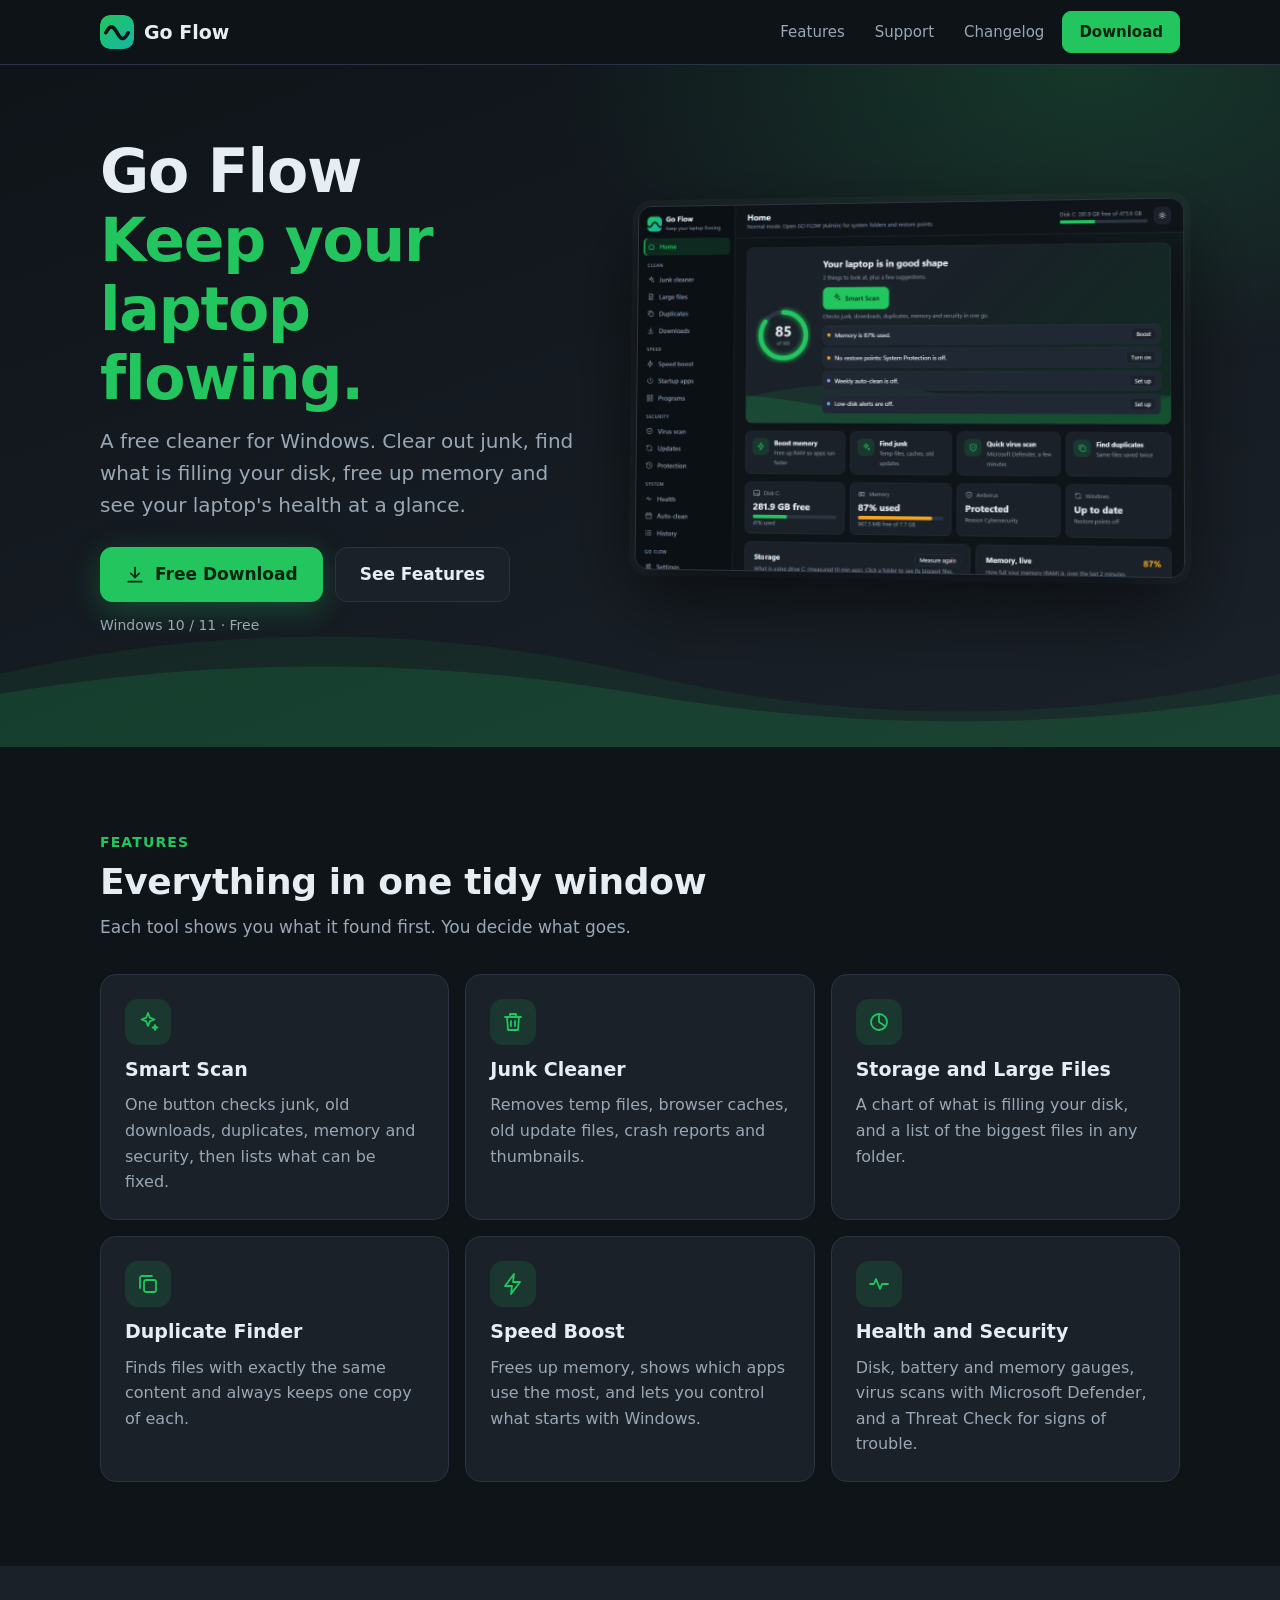
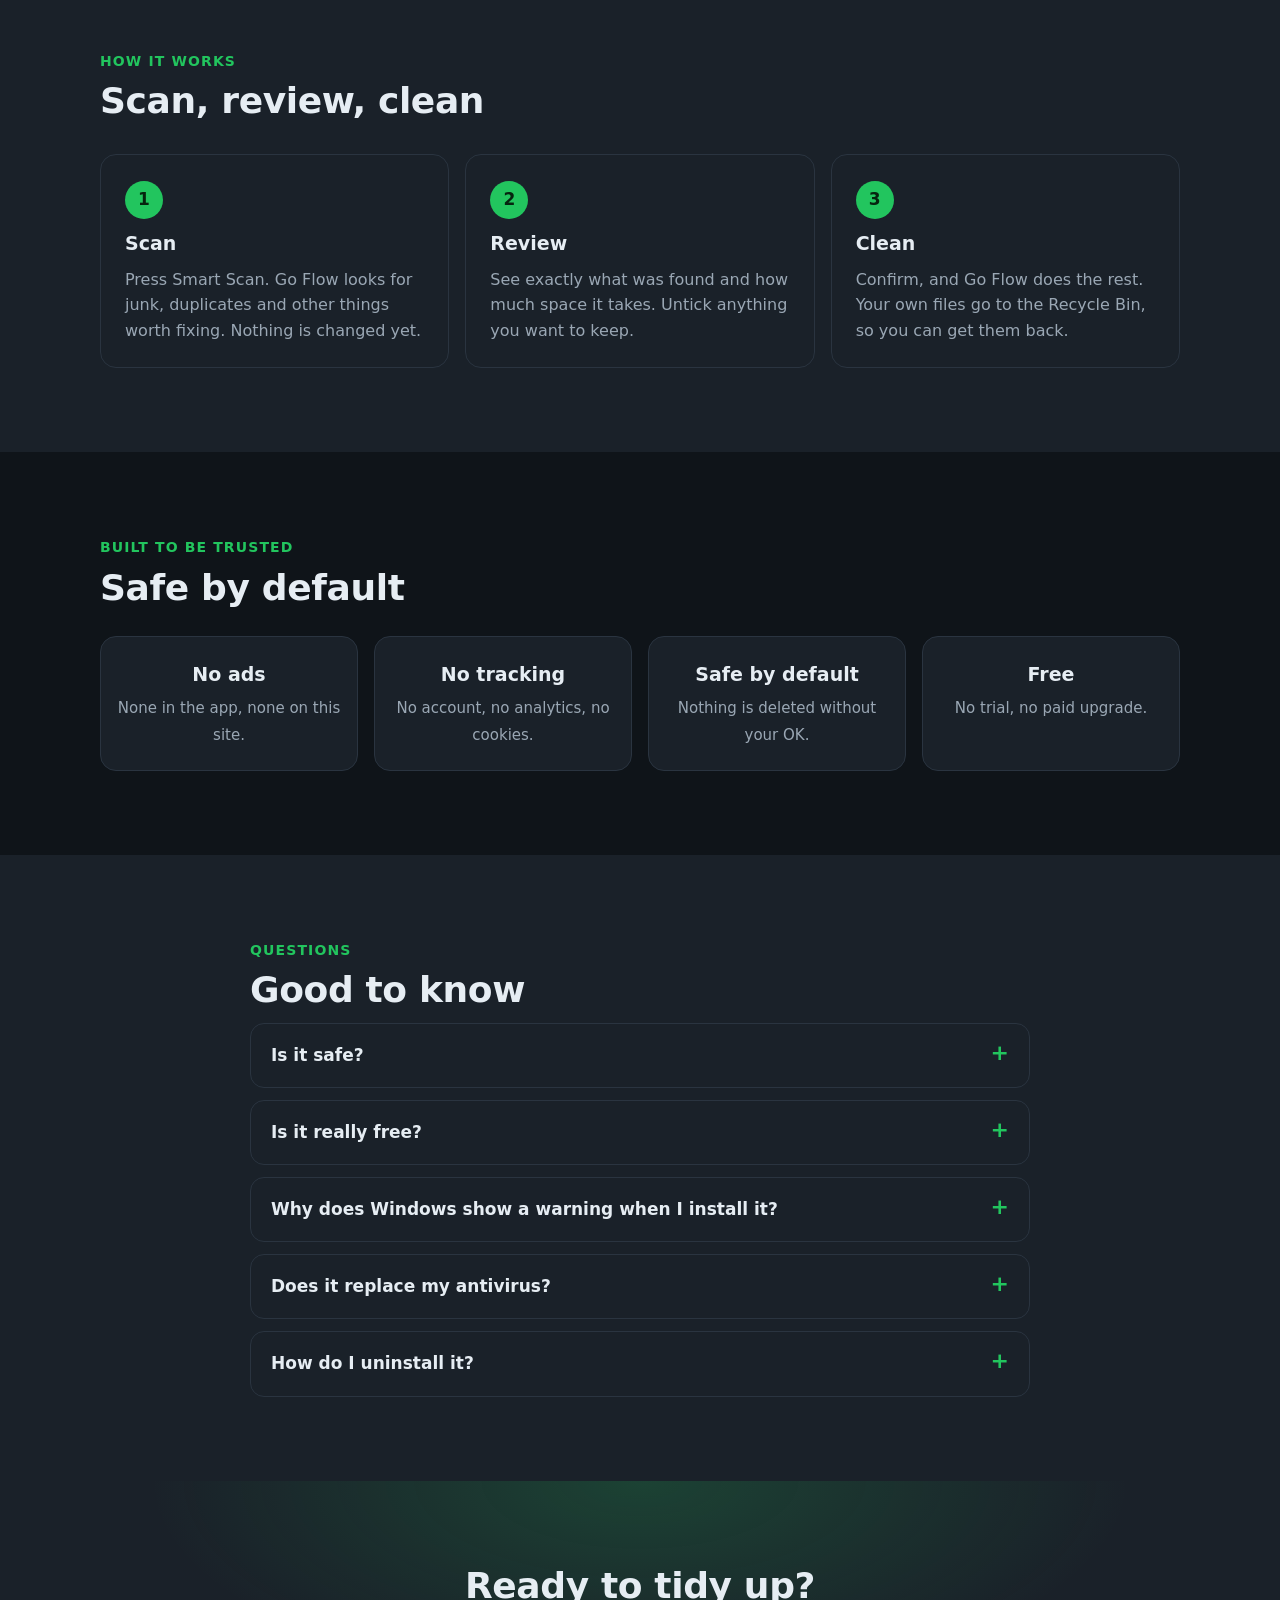
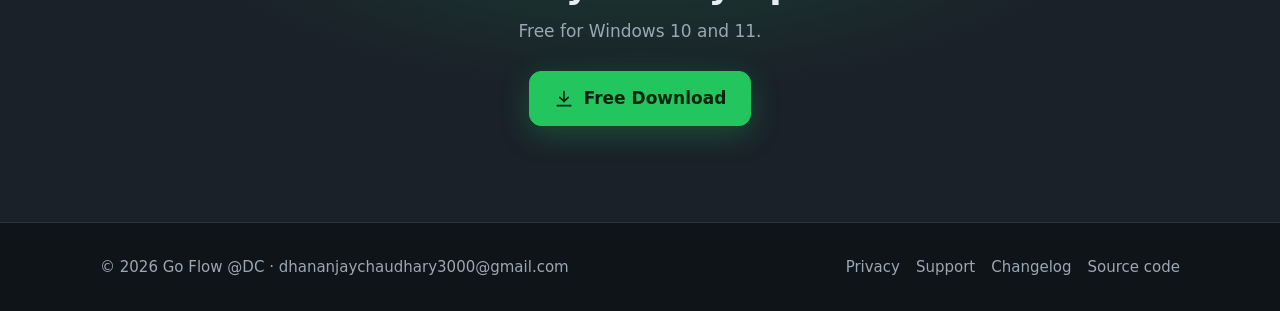
<file: website/index.html>
<!doctype html>
<html lang="en">
<head>
<meta charset="utf-8">
<meta name="viewport" content="width=device-width, initial-scale=1">
<title>Go Flow: free PC cleaner for Windows 10 and 11</title>
<meta name="description" content="Go Flow is a free Windows cleaner. Remove junk files, find large and duplicate files, free up memory and keep an eye on your laptop's health. No ads, no tracking.">
<meta property="og:title" content="Go Flow: keep your laptop flowing">
<meta property="og:description" content="Free Windows cleaner: junk files, duplicates, large files, memory boost and laptop health. No ads, no tracking.">
<meta property="og:image" content="img/app-screenshot.png">
<link rel="icon" type="image/png" href="img/icon.png">
<link rel="stylesheet" href="style.css">
</head>
<body>

<header class="top">
  <div class="wrap">
    <a class="brand" href="index.html"><img src="img/icon.png" alt="" width="34" height="34">Go Flow</a>
    <nav class="nav" aria-label="Main">
      <a href="#features">Features</a>
      <a href="support.html">Support</a>
      <a href="changelog.html">Changelog</a>
      <a class="btn primary small" data-download href="#">Download</a>
    </nav>
  </div>
</header>

<main>
  <div class="hero">
    <div class="wrap">
      <div>
        <h1>Go Flow<br><span class="accent">Keep your laptop flowing.</span></h1>
        <p class="lead">A free cleaner for Windows. Clear out junk, find what is filling your disk, free up memory and see your laptop's health at a glance.</p>
        <div class="cta">
          <a class="btn primary" data-download href="#">
            <svg viewBox="0 0 24 24" aria-hidden="true"><path d="M12 3v12"/><path d="M7 10l5 5 5-5"/><path d="M4 20h16"/></svg>
            Free Download
          </a>
          <a class="btn" href="#features">See Features</a>
        </div>
        <div class="meta" data-version>Windows 10 / 11 · Free</div>
      </div>
      <img class="shot" src="img/app-screenshot.png" width="1280" height="860" alt="The Go Flow home screen: a laptop health score of 85, a Smart Scan button, and cards for disk, memory, antivirus and Windows.">
    </div>
    <svg class="waves a" viewBox="0 0 1200 120" preserveAspectRatio="none" aria-hidden="true"><path fill="currentColor" d="M0 60C100 20 200 20 300 60S500 100 600 60 800 20 900 60 1100 100 1200 60V120H0Z"/></svg>
    <svg class="waves b" viewBox="0 0 1200 120" preserveAspectRatio="none" aria-hidden="true"><path fill="currentColor" d="M0 60C100 20 200 20 300 60S500 100 600 60 800 20 900 60 1100 100 1200 60V120H0Z"/></svg>
  </div>

  <section id="features">
    <div class="wrap">
      <div class="kicker">Features</div>
      <h2>Everything in one tidy window</h2>
      <p class="muted">Each tool shows you what it found first. You decide what goes.</p>
      <div class="grid">
        <div class="card">
          <div class="ico"><svg viewBox="0 0 24 24"><path d="M12 3l1.8 4.7 4.7 1.8-4.7 1.8L12 16l-1.8-4.7-4.7-1.8 4.7-1.8z"/><path d="M19 15l.7 1.8 1.8.7-1.8.7-.7 1.8-.7-1.8-1.8-.7 1.8-.7z"/></svg></div>
          <h3>Smart Scan</h3>
          <p>One button checks junk, old downloads, duplicates, memory and security, then lists what can be fixed.</p>
        </div>
        <div class="card">
          <div class="ico"><svg viewBox="0 0 24 24"><path d="M4 7h16"/><path d="M9 7V4h6v3"/><path d="M6 7l1 13h10l1-13"/><path d="M10 11v5M14 11v5"/></svg></div>
          <h3>Junk Cleaner</h3>
          <p>Removes temp files, browser caches, old update files, crash reports and thumbnails.</p>
        </div>
        <div class="card">
          <div class="ico"><svg viewBox="0 0 24 24"><circle cx="12" cy="12" r="8"/><path d="M12 4v8l6 4"/></svg></div>
          <h3>Storage and Large Files</h3>
          <p>A chart of what is filling your disk, and a list of the biggest files in any folder.</p>
        </div>
        <div class="card">
          <div class="ico"><svg viewBox="0 0 24 24"><rect x="8" y="8" width="12" height="12" rx="2"/><path d="M4 16V6a2 2 0 0 1 2-2h10"/></svg></div>
          <h3>Duplicate Finder</h3>
          <p>Finds files with exactly the same content and always keeps one copy of each.</p>
        </div>
        <div class="card">
          <div class="ico"><svg viewBox="0 0 24 24"><path d="M13 2L4 14h7l-1 8 9-12h-7z"/></svg></div>
          <h3>Speed Boost</h3>
          <p>Frees up memory, shows which apps use the most, and lets you control what starts with Windows.</p>
        </div>
        <div class="card">
          <div class="ico"><svg viewBox="0 0 24 24"><path d="M3 12h4l2-5 4 10 2-5h6"/></svg></div>
          <h3>Health and Security</h3>
          <p>Disk, battery and memory gauges, virus scans with Microsoft Defender, and a Threat Check for signs of trouble.</p>
        </div>
      </div>
    </div>
  </section>

  <section class="alt" id="how">
    <div class="wrap">
      <div class="kicker">How it works</div>
      <h2>Scan, review, clean</h2>
      <div class="steps">
        <div class="step"><h3>Scan</h3><p>Press Smart Scan. Go Flow looks for junk, duplicates and other things worth fixing. Nothing is changed yet.</p></div>
        <div class="step"><h3>Review</h3><p>See exactly what was found and how much space it takes. Untick anything you want to keep.</p></div>
        <div class="step"><h3>Clean</h3><p>Confirm, and Go Flow does the rest. Your own files go to the Recycle Bin, so you can get them back.</p></div>
      </div>
    </div>
  </section>

  <section id="trust">
    <div class="wrap">
      <div class="kicker">Built to be trusted</div>
      <h2>Safe by default</h2>
      <div class="trust">
        <div><b>No ads</b><span>None in the app, none on this site.</span></div>
        <div><b>No tracking</b><span>No account, no analytics, no cookies.</span></div>
        <div><b>Safe by default</b><span>Nothing is deleted without your OK.</span></div>
        <div><b>Free</b><span>No trial, no paid upgrade.</span></div>
      </div>
    </div>
  </section>

  <section class="alt" id="faq">
    <div class="wrap" style="max-width:820px">
      <div class="kicker">Questions</div>
      <h2>Good to know</h2>
      <details>
        <summary>Is it safe?</summary>
        <p>Go Flow shows you what it found before anything is removed, and asks you to confirm. Large files, duplicates and old downloads go to the Recycle Bin. Your Desktop, Documents, Pictures and other personal folders are never touched by the junk cleaner, and you can add your own protected folders in Settings.</p>
      </details>
      <details>
        <summary>Is it really free?</summary>
        <p>Yes. There is no trial period, no paid version and no ads.</p>
      </details>
      <details>
        <summary>Why does Windows show a warning when I install it?</summary>
        <p>Go Flow is a new app and its installer is not yet signed with a paid certificate, so Windows SmartScreen may say "Windows protected your PC". Click <b>More info</b>, then <b>Run anyway</b>. You can check that your download is genuine with the <a data-checksum href="#">SHA-256 checksum</a>. On PCs with Smart App Control turned on, Windows blocks unsigned apps completely: see <a href="support.html#smart-app-control">Support</a>.</p>
      </details>
      <details>
        <summary>Does it replace my antivirus?</summary>
        <p>No. Go Flow does not have its own virus engine. It works with Microsoft Defender, which is built into Windows, to run scans and show results. If you use another antivirus, Go Flow shows that you are protected by it. Its Threat Check adds a second look for warning signs, such as protection being switched off or disguised files, and its optional VirusTotal check can ask roughly 70 antivirus engines about a specific file you are unsure of — but none of this replaces having a real antivirus running on your PC.</p>
      </details>
      <details>
        <summary>How do I uninstall it?</summary>
        <p>Open Windows Settings, go to Apps, then Installed apps, find Go Flow and choose Uninstall. This also removes its scheduled tasks.</p>
      </details>
    </div>
  </section>

  <section class="band">
    <div class="wrap">
      <h2>Ready to tidy up?</h2>
      <p class="muted">Free for Windows 10 and 11.</p>
      <div class="cta" style="justify-content:center">
        <a class="btn primary" data-download href="#">
          <svg viewBox="0 0 24 24" aria-hidden="true"><path d="M12 3v12"/><path d="M7 10l5 5 5-5"/><path d="M4 20h16"/></svg>
          Free Download
        </a>
      </div>
    </div>
  </section>
</main>

<footer>
  <div class="wrap">
    <div>© <span data-year>2026</span> <span data-owner>Go Flow</span> · <span data-email data-hide-empty></span></div>
    <div><a href="privacy.html">Privacy</a><a href="support.html">Support</a><a href="changelog.html">Changelog</a><a data-source href="#">Source code</a></div>
  </div>
</footer>

<script src="config.js"></script>
<script src="site.js"></script>
</body>
</html>
</file>
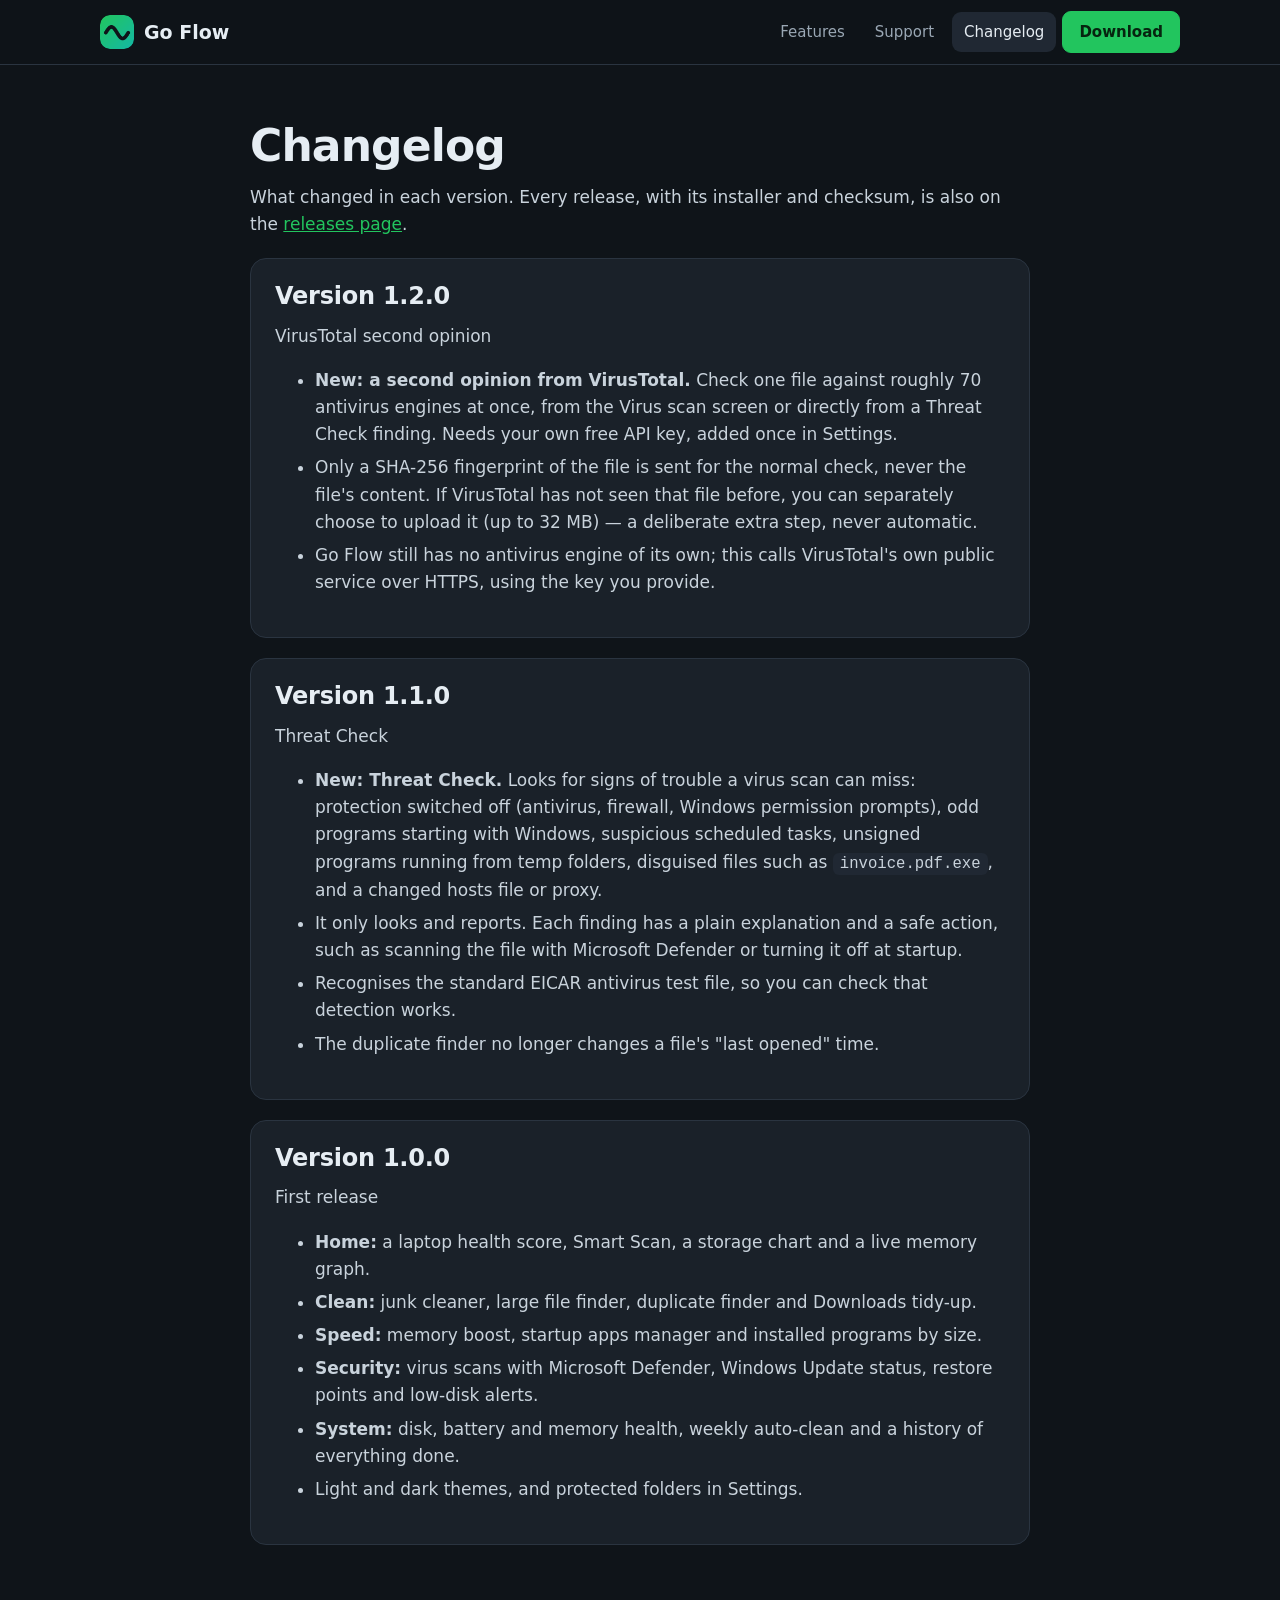
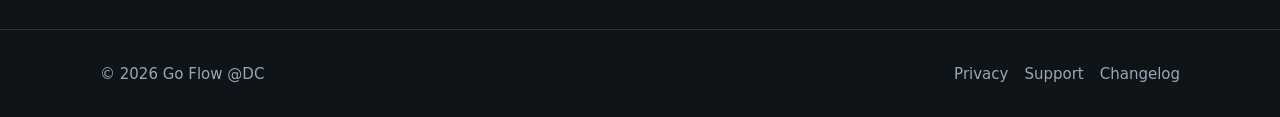
<file: website/changelog.html>
<!doctype html>
<html lang="en">
<head>
<meta charset="utf-8">
<meta name="viewport" content="width=device-width, initial-scale=1">
<title>Changelog: Go Flow</title>
<meta name="description" content="Version history of Go Flow, the free Windows cleaner: what is new in each release.">
<link rel="icon" type="image/png" href="img/icon.png">
<link rel="stylesheet" href="style.css">
</head>
<body>

<header class="top">
  <div class="wrap">
    <a class="brand" href="index.html"><img src="img/icon.png" alt="" width="34" height="34">Go Flow</a>
    <nav class="nav" aria-label="Main">
      <a href="index.html#features">Features</a>
      <a href="support.html">Support</a>
      <a href="changelog.html" aria-current="page">Changelog</a>
      <a class="btn primary small" data-download href="#">Download</a>
    </nav>
  </div>
</header>

<main class="page">
  <div class="wrap">
    <h1>Changelog</h1>
    <p class="muted">What changed in each version. Every release, with its installer and checksum, is also on the <a data-releases href="#">releases page</a>.</p>

    <!-- Newest version first. Copy this block for each new release. -->
    <div class="release">
      <h2>Version 1.2.0</h2>
      <p class="muted">VirusTotal second opinion</p>
      <ul>
        <li><b>New: a second opinion from VirusTotal.</b> Check one file against roughly 70 antivirus engines at once, from the Virus scan screen or directly from a Threat Check finding. Needs your own free API key, added once in Settings.</li>
        <li>Only a SHA-256 fingerprint of the file is sent for the normal check, never the file's content. If VirusTotal has not seen that file before, you can separately choose to upload it (up to 32 MB) — a deliberate extra step, never automatic.</li>
        <li>Go Flow still has no antivirus engine of its own; this calls VirusTotal's own public service over HTTPS, using the key you provide.</li>
      </ul>
    </div>

    <div class="release">
      <h2>Version 1.1.0</h2>
      <p class="muted">Threat Check</p>
      <ul>
        <li><b>New: Threat Check.</b> Looks for signs of trouble a virus scan can miss: protection switched off (antivirus, firewall, Windows permission prompts), odd programs starting with Windows, suspicious scheduled tasks, unsigned programs running from temp folders, disguised files such as <code>invoice.pdf.exe</code>, and a changed hosts file or proxy.</li>
        <li>It only looks and reports. Each finding has a plain explanation and a safe action, such as scanning the file with Microsoft Defender or turning it off at startup.</li>
        <li>Recognises the standard EICAR antivirus test file, so you can check that detection works.</li>
        <li>The duplicate finder no longer changes a file's "last opened" time.</li>
      </ul>
    </div>

    <div class="release">
      <h2>Version 1.0.0</h2>
      <p class="muted">First release</p>
      <ul>
        <li><b>Home:</b> a laptop health score, Smart Scan, a storage chart and a live memory graph.</li>
        <li><b>Clean:</b> junk cleaner, large file finder, duplicate finder and Downloads tidy-up.</li>
        <li><b>Speed:</b> memory boost, startup apps manager and installed programs by size.</li>
        <li><b>Security:</b> virus scans with Microsoft Defender, Windows Update status, restore points and low-disk alerts.</li>
        <li><b>System:</b> disk, battery and memory health, weekly auto-clean and a history of everything done.</li>
        <li>Light and dark themes, and protected folders in Settings.</li>
      </ul>
    </div>
  </div>
</main>

<footer>
  <div class="wrap">
    <div>© <span data-year>2026</span> <span data-owner>Go Flow</span></div>
    <div><a href="privacy.html">Privacy</a><a href="support.html">Support</a><a href="changelog.html">Changelog</a></div>
  </div>
</footer>

<script src="config.js"></script>
<script src="site.js"></script>
</body>
</html>
</file>
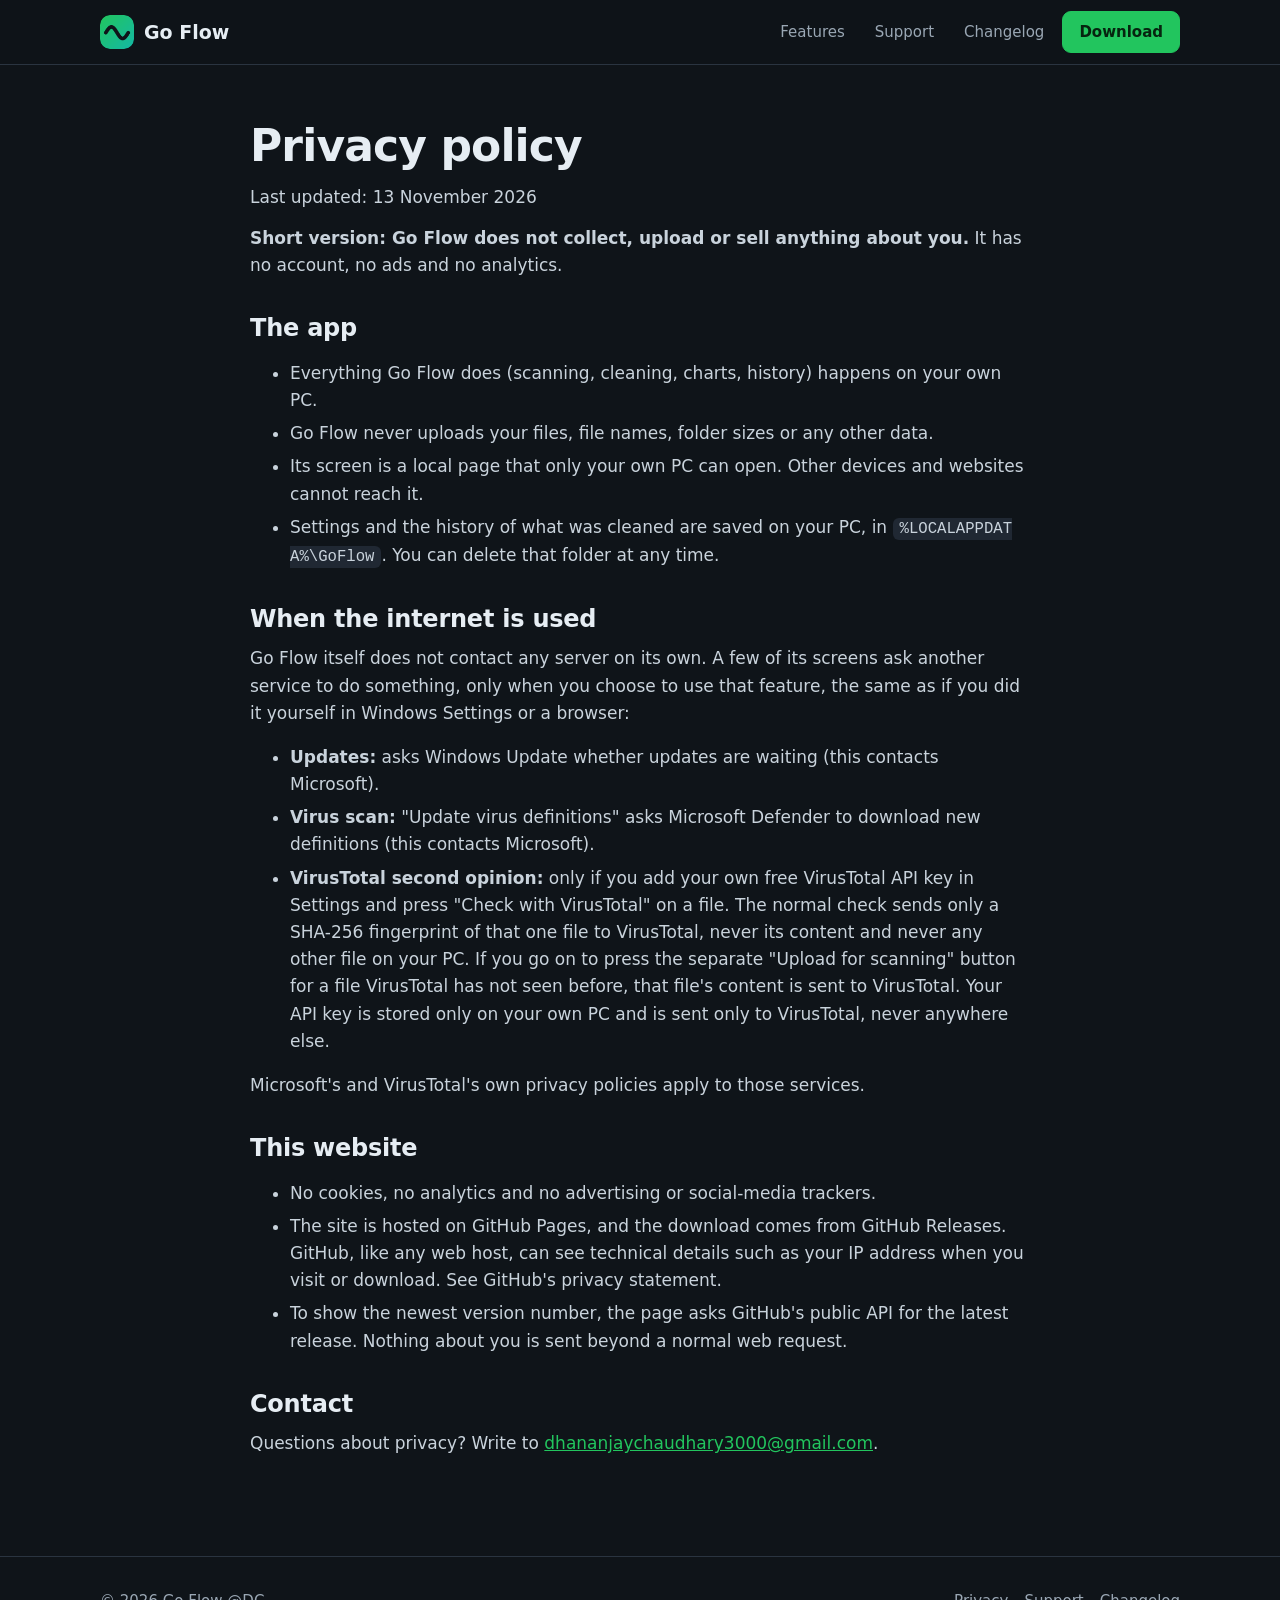
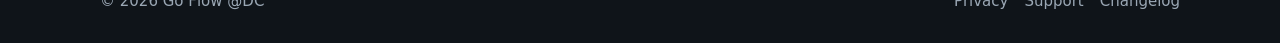
<file: website/privacy.html>
<!doctype html>
<html lang="en">
<head>
<meta charset="utf-8">
<meta name="viewport" content="width=device-width, initial-scale=1">
<title>Privacy policy: Go Flow</title>
<meta name="description" content="Go Flow does not collect your data. Everything it does happens on your own PC. Read the full privacy policy.">
<link rel="icon" type="image/png" href="img/icon.png">
<link rel="stylesheet" href="style.css">
</head>
<body>

<header class="top">
  <div class="wrap">
    <a class="brand" href="index.html"><img src="img/icon.png" alt="" width="34" height="34">Go Flow</a>
    <nav class="nav" aria-label="Main">
      <a href="index.html#features">Features</a>
      <a href="support.html">Support</a>
      <a href="changelog.html">Changelog</a>
      <a class="btn primary small" data-download href="#">Download</a>
    </nav>
  </div>
</header>

<main class="page">
  <div class="wrap">
    <h1>Privacy policy</h1>
    <p class="muted">Last updated: 13 November 2026</p>

    <p><b>Short version: Go Flow does not collect, upload or sell anything about you.</b> It has no account, no ads and no analytics.</p>

    <h2>The app</h2>
    <ul>
      <li>Everything Go Flow does (scanning, cleaning, charts, history) happens on your own PC.</li>
      <li>Go Flow never uploads your files, file names, folder sizes or any other data.</li>
      <li>Its screen is a local page that only your own PC can open. Other devices and websites cannot reach it.</li>
      <li>Settings and the history of what was cleaned are saved on your PC, in <code>%LOCALAPPDATA%\GoFlow</code>. You can delete that folder at any time.</li>
    </ul>

    <h2>When the internet is used</h2>
    <p>Go Flow itself does not contact any server on its own. A few of its screens ask another service to do something, only when you choose to use that feature, the same as if you did it yourself in Windows Settings or a browser:</p>
    <ul>
      <li><b>Updates:</b> asks Windows Update whether updates are waiting (this contacts Microsoft).</li>
      <li><b>Virus scan:</b> "Update virus definitions" asks Microsoft Defender to download new definitions (this contacts Microsoft).</li>
      <li><b>VirusTotal second opinion:</b> only if you add your own free VirusTotal API key in Settings and press "Check with VirusTotal" on a file. The normal check sends only a SHA-256 fingerprint of that one file to VirusTotal, never its content and never any other file on your PC. If you go on to press the separate "Upload for scanning" button for a file VirusTotal has not seen before, that file's content is sent to VirusTotal. Your API key is stored only on your own PC and is sent only to VirusTotal, never anywhere else.</li>
    </ul>
    <p>Microsoft's and VirusTotal's own privacy policies apply to those services.</p>

    <h2>This website</h2>
    <ul>
      <li>No cookies, no analytics and no advertising or social-media trackers.</li>
      <li>The site is hosted on GitHub Pages, and the download comes from GitHub Releases. GitHub, like any web host, can see technical details such as your IP address when you visit or download. See GitHub's privacy statement.</li>
      <li>To show the newest version number, the page asks GitHub's public API for the latest release. Nothing about you is sent beyond a normal web request.</li>
    </ul>

    <h2>Contact</h2>
    <p>Questions about privacy? Write to <span data-email></span>.</p>
  </div>
</main>

<footer>
  <div class="wrap">
    <div>© <span data-year>2026</span> <span data-owner>Go Flow</span></div>
    <div><a href="privacy.html">Privacy</a><a href="support.html">Support</a><a href="changelog.html">Changelog</a></div>
  </div>
</footer>

<script src="config.js"></script>
<script src="site.js"></script>
</body>
</html>
</file>
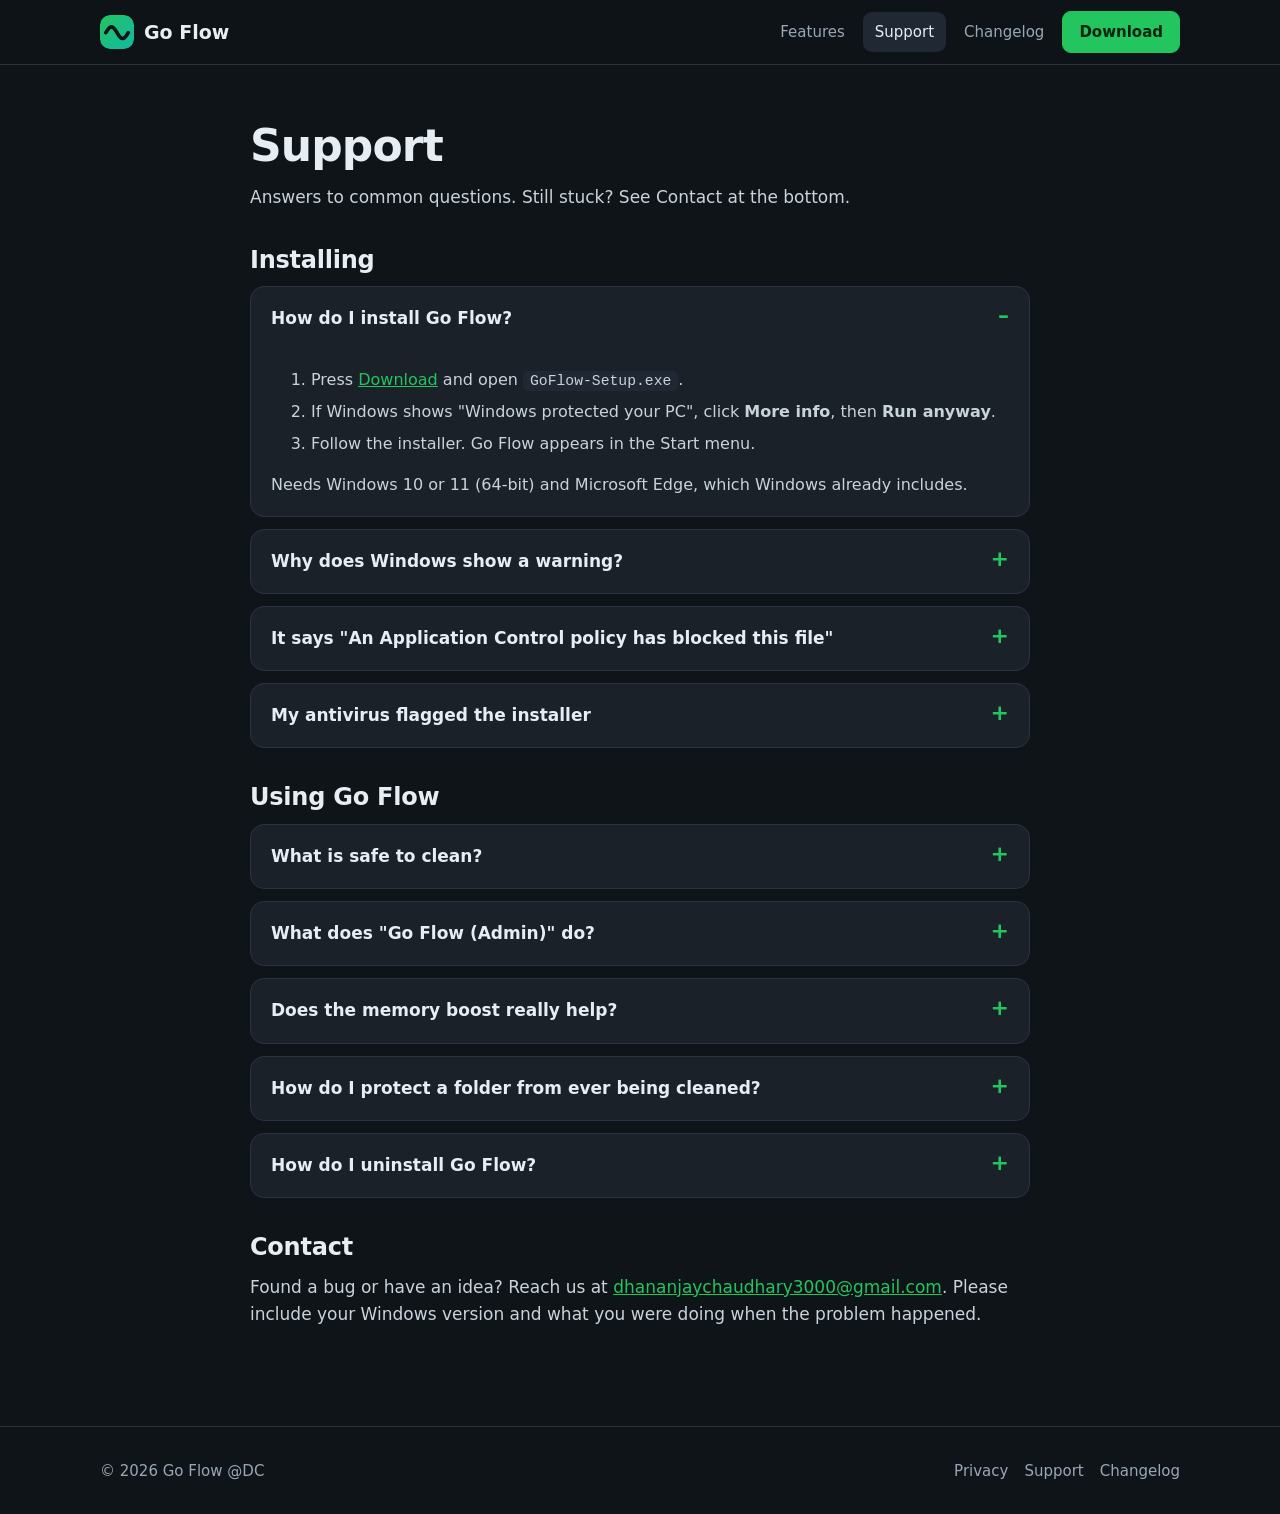
<file: website/support.html>
<!doctype html>
<html lang="en">
<head>
<meta charset="utf-8">
<meta name="viewport" content="width=device-width, initial-scale=1">
<title>Support and FAQ: Go Flow</title>
<meta name="description" content="Help with installing and using Go Flow: Windows warnings, Smart App Control, what is safe to clean, uninstalling, and how to get in touch.">
<link rel="icon" type="image/png" href="img/icon.png">
<link rel="stylesheet" href="style.css">
</head>
<body>

<header class="top">
  <div class="wrap">
    <a class="brand" href="index.html"><img src="img/icon.png" alt="" width="34" height="34">Go Flow</a>
    <nav class="nav" aria-label="Main">
      <a href="index.html#features">Features</a>
      <a href="support.html" aria-current="page">Support</a>
      <a href="changelog.html">Changelog</a>
      <a class="btn primary small" data-download href="#">Download</a>
    </nav>
  </div>
</header>

<main class="page">
  <div class="wrap">
    <h1>Support</h1>
    <p class="muted">Answers to common questions. Still stuck? See Contact at the bottom.</p>

    <h2 id="download">Installing</h2>
    <details open>
      <summary>How do I install Go Flow?</summary>
      <ol>
        <li>Press <a data-download href="#">Download</a> and open <code>GoFlow-Setup.exe</code>.</li>
        <li>If Windows shows "Windows protected your PC", click <b>More info</b>, then <b>Run anyway</b>.</li>
        <li>Follow the installer. Go Flow appears in the Start menu.</li>
      </ol>
      <p>Needs Windows 10 or 11 (64-bit) and Microsoft Edge, which Windows already includes.</p>
    </details>
    <details>
      <summary>Why does Windows show a warning?</summary>
      <p>Windows SmartScreen warns about any new app that is not yet signed with a paid code-signing certificate, until enough people have installed it. It is not a sign of a virus. To be sure your download is the real one, compare it with the published <a data-checksum href="#">SHA-256 checksum</a>: in PowerShell, run <code>Get-FileHash GoFlow-Setup.exe</code> and check the two values match.</p>
    </details>
    <details id="smart-app-control">
      <summary>It says "An Application Control policy has blocked this file"</summary>
      <p>Your PC has <b>Smart App Control</b> turned on (Windows Security, App &amp; browser control). It blocks every app that is not signed with a trusted certificate, and there is no "Run anyway" button. Go Flow is not signed yet, so it cannot run on that PC for now.</p>
      <div class="note">We do not recommend turning Smart App Control off just for Go Flow. Once it is off, Windows cannot turn it back on without resetting the PC.</div>
    </details>
    <details>
      <summary>My antivirus flagged the installer</summary>
      <p>Cleaner apps are sometimes flagged by mistake because they delete files and change startup settings. Check the checksum above. If it matches, you can report a false positive to your antivirus maker, and please let us know too.</p>
    </details>

    <h2>Using Go Flow</h2>
    <details>
      <summary>What is safe to clean?</summary>
      <p>Everything the Junk cleaner lists is safe: temp files, caches and leftovers that Windows and browsers rebuild when needed. Browser passwords, history and logins are not touched. For large files, duplicates and downloads, you choose each file, and they go to the Recycle Bin.</p>
    </details>
    <details>
      <summary>What does "Go Flow (Admin)" do?</summary>
      <p>It starts Go Flow with administrator rights, which Windows asks you to approve. That adds: cleaning Windows system temp and update folders, creating restore points, changing startup apps that belong to all users, and showing disk temperature.</p>
    </details>
    <details>
      <summary>Does the memory boost really help?</summary>
      <p>It asks apps to give back memory they are not using, which helps when memory is nearly full. Windows fills memory again over time, so the lasting fix is closing apps you are not using. Go Flow shows which ones use the most.</p>
    </details>
    <details>
      <summary>How do I protect a folder from ever being cleaned?</summary>
      <p>Open Settings in Go Flow and add the folder under "Protected folders". Its files still show in results, marked "Kept", but cannot be removed.</p>
    </details>
    <details>
      <summary>How do I uninstall Go Flow?</summary>
      <p>Windows Settings, Apps, Installed apps, Go Flow, Uninstall. Your settings and history stay in <code>%LOCALAPPDATA%\GoFlow</code>; delete that folder too if you want everything gone.</p>
    </details>

    <h2 id="contact">Contact</h2>
    <p>Found a bug or have an idea? Reach us at <span data-email></span>. Please include your Windows version and what you were doing when the problem happened.</p>
  </div>
</main>

<footer>
  <div class="wrap">
    <div>© <span data-year>2026</span> <span data-owner>Go Flow</span></div>
    <div><a href="privacy.html">Privacy</a><a href="support.html">Support</a><a href="changelog.html">Changelog</a></div>
  </div>
</footer>

<script src="config.js"></script>
<script src="site.js"></script>
</body>
</html>
</file>
<file: website/style.css>
/* Go Flow website. Plain CSS, no libraries. */
:root{
  --bg:#0F1419;--bg-2:#1A2129;--card:#1A2129;--card-2:#202833;--text:#E6EDF3;--muted:#9AA7B4;--line:#2A3440;
  --accent:#22C55E;--accent-ink:#06240F;--accent-soft:rgba(34,197,94,.14);--teal:#14B8A6;--warn:#F5A524;
  color-scheme:dark;
}
*{box-sizing:border-box}
html{scroll-behavior:smooth}
body{margin:0;background:var(--bg);color:var(--text);font:17px/1.6 "Segoe UI Variable Text","Segoe UI",system-ui,-apple-system,sans-serif}
img{max-width:100%;height:auto;display:block}
a{color:var(--accent)}
.wrap{max-width:1120px;margin:0 auto;padding:0 20px}
h1,h2,h3{line-height:1.15;margin:0 0 12px;text-wrap:balance}
h1{font-size:clamp(36px,6vw,60px);letter-spacing:-.02em}
h2{font-size:clamp(26px,3.6vw,36px);letter-spacing:-.01em}
h3{font-size:19px}
p{margin:0 0 14px}
.muted{color:var(--muted)}
.center{text-align:center}

/* Top bar */
.top{position:sticky;top:0;z-index:10;background:rgba(15,20,25,.86);backdrop-filter:blur(10px);border-bottom:1px solid var(--line)}
.top .wrap{display:flex;align-items:center;justify-content:space-between;gap:16px;min-height:64px;flex-wrap:wrap}
.brand{display:flex;align-items:center;gap:10px;color:var(--text);text-decoration:none;font-weight:700;font-size:19px}
.brand img{width:34px;height:34px;border-radius:10px}
.nav{display:flex;align-items:center;gap:6px;flex-wrap:wrap}
.nav a{color:var(--muted);text-decoration:none;padding:8px 12px;border-radius:9px;font-size:15px}
.nav a:hover,.nav a[aria-current]{color:var(--text);background:var(--card-2)}

/* Buttons */
.btn{display:inline-flex;align-items:center;gap:10px;padding:13px 24px;border-radius:12px;font-weight:650;text-decoration:none;font-size:17px;border:1px solid var(--line);color:var(--text);background:var(--card);transition:transform .15s,filter .15s,border-color .15s}
.btn:hover{transform:translateY(-2px);border-color:var(--muted)}
.btn.primary{background:var(--accent);border-color:var(--accent);color:var(--accent-ink);box-shadow:0 8px 30px rgba(34,197,94,.28)}
.btn.primary:hover{filter:brightness(1.07)}
.btn.small{padding:8px 16px;font-size:15px;box-shadow:none}
.btn svg{width:20px;height:20px;fill:none;stroke:currentColor;stroke-width:2;stroke-linecap:round;stroke-linejoin:round}

/* Hero */
.hero{position:relative;overflow:hidden;background:radial-gradient(900px 500px at 85% 0%,rgba(34,197,94,.18),transparent 60%),linear-gradient(160deg,var(--bg),var(--bg-2))}
.hero .wrap{display:grid;grid-template-columns:minmax(0,1fr) minmax(0,1.15fr);gap:48px;align-items:center;padding-top:72px;padding-bottom:110px;position:relative;z-index:1}
.hero p.lead{font-size:20px;color:var(--muted);max-width:520px}
.hero .accent{color:var(--accent)}
.cta{display:flex;gap:12px;flex-wrap:wrap;margin:26px 0 12px}
.meta{font-size:14px;color:var(--muted)}
.shot{border-radius:14px;border:1px solid var(--line);box-shadow:0 30px 80px rgba(0,0,0,.55),0 0 0 6px rgba(255,255,255,.03);transform:perspective(1400px) rotateY(-7deg) rotateX(2deg);transition:transform .5s}
.shot:hover{transform:none}
.waves{position:absolute;left:0;bottom:-2px;width:200%;height:110px;color:var(--accent);z-index:0;pointer-events:none}
.waves.a{opacity:.14;animation:drift 18s linear infinite}
.waves.b{opacity:.08;height:150px;animation:drift 30s linear infinite reverse}
@keyframes drift{to{transform:translateX(-50%)}}

/* Sections */
section{padding:84px 0}
[id]{scroll-margin-top:80px}
section.alt{background:var(--bg-2)}
.kicker{color:var(--accent);font-weight:650;font-size:14px;letter-spacing:.08em;text-transform:uppercase;margin-bottom:8px}
.grid{display:grid;grid-template-columns:repeat(3,minmax(0,1fr));gap:16px;margin-top:32px}
.card{background:var(--card);border:1px solid var(--line);border-radius:16px;padding:24px;transition:transform .2s,border-color .2s}
section.alt .card{background:var(--bg)}
.card:hover{transform:translateY(-3px);border-color:rgba(34,197,94,.5)}
.card p{color:var(--muted);margin:0;font-size:16px}
.ico{width:46px;height:46px;border-radius:13px;background:var(--accent-soft);color:var(--accent);display:grid;place-items:center;margin-bottom:14px}
.ico svg{width:24px;height:24px;fill:none;stroke:currentColor;stroke-width:1.8;stroke-linecap:round;stroke-linejoin:round}
.steps{display:grid;grid-template-columns:repeat(3,minmax(0,1fr));gap:16px;margin-top:32px;counter-reset:step}
.step{position:relative;padding:26px 24px 24px;border-radius:16px;border:1px solid var(--line);background:var(--card)}
.step:before{counter-increment:step;content:counter(step);display:grid;place-items:center;width:38px;height:38px;border-radius:50%;background:var(--accent);color:var(--accent-ink);font-weight:700;margin-bottom:14px}
.step p{color:var(--muted);margin:0;font-size:16px}
.trust{display:grid;grid-template-columns:repeat(4,minmax(0,1fr));gap:16px;margin-top:28px}
.trust div{text-align:center;padding:22px 12px;border-radius:16px;border:1px solid var(--line);background:var(--card)}
.trust b{display:block;font-size:19px;margin-bottom:4px}
.trust span{color:var(--muted);font-size:15px}
details{border:1px solid var(--line);border-radius:14px;background:var(--card);padding:0 20px;margin-top:12px}
summary{cursor:pointer;padding:18px 0;font-weight:650;list-style:none;display:flex;justify-content:space-between;gap:16px}
summary::-webkit-details-marker{display:none}
summary:after{content:"+";color:var(--accent);font-size:22px;line-height:1}
details[open] summary:after{content:"–"}
details p,details ol,details ul{color:var(--muted);font-size:16px}
details>*:last-child{padding-bottom:18px;margin-bottom:0}
.band{text-align:center;background:radial-gradient(700px 300px at 50% 0%,rgba(34,197,94,.2),transparent 70%),var(--bg-2)}

/* Text pages */
.page{padding:56px 0 84px}
.page .wrap{max-width:820px}
.page h1{font-size:clamp(32px,5vw,44px)}
.page h2{font-size:24px;margin-top:36px}
.page li{margin-bottom:6px}
.page p,.page li{color:#C9D3DC}
.note{border:1px solid var(--line);border-left:4px solid var(--warn);background:var(--card);border-radius:12px;padding:16px 18px;margin:18px 0}
.release{border:1px solid var(--line);border-radius:16px;background:var(--card);padding:24px;margin-top:20px}
.release h2{margin-top:0}
code{background:var(--card-2);padding:2px 7px;border-radius:6px;font-size:.92em;word-break:break-all}

footer{border-top:1px solid var(--line);padding:32px 0;color:var(--muted);font-size:15px}
footer .wrap{display:flex;justify-content:space-between;gap:16px;flex-wrap:wrap}
footer a{color:var(--muted);text-decoration:none;margin-left:16px}
footer a:first-child{margin-left:0}
footer a:hover{color:var(--text)}

@media (max-width:900px){
  .hero .wrap{grid-template-columns:minmax(0,1fr);padding-top:48px;padding-bottom:90px;gap:32px}
  .shot{transform:none}
  .grid,.steps{grid-template-columns:repeat(2,minmax(0,1fr))}
  .trust{grid-template-columns:repeat(2,minmax(0,1fr))}
  section{padding:60px 0}
}
@media (max-width:600px){
  body{font-size:16px}
  .wrap{padding:0 16px}
  .grid,.steps{grid-template-columns:minmax(0,1fr)}
  .nav a{padding:6px 8px}
  .btn{width:100%;justify-content:center}
  .btn.small{width:auto}
}
@media (prefers-reduced-motion:reduce){*{animation:none!important;transition:none!important;scroll-behavior:auto!important}}
</file>
